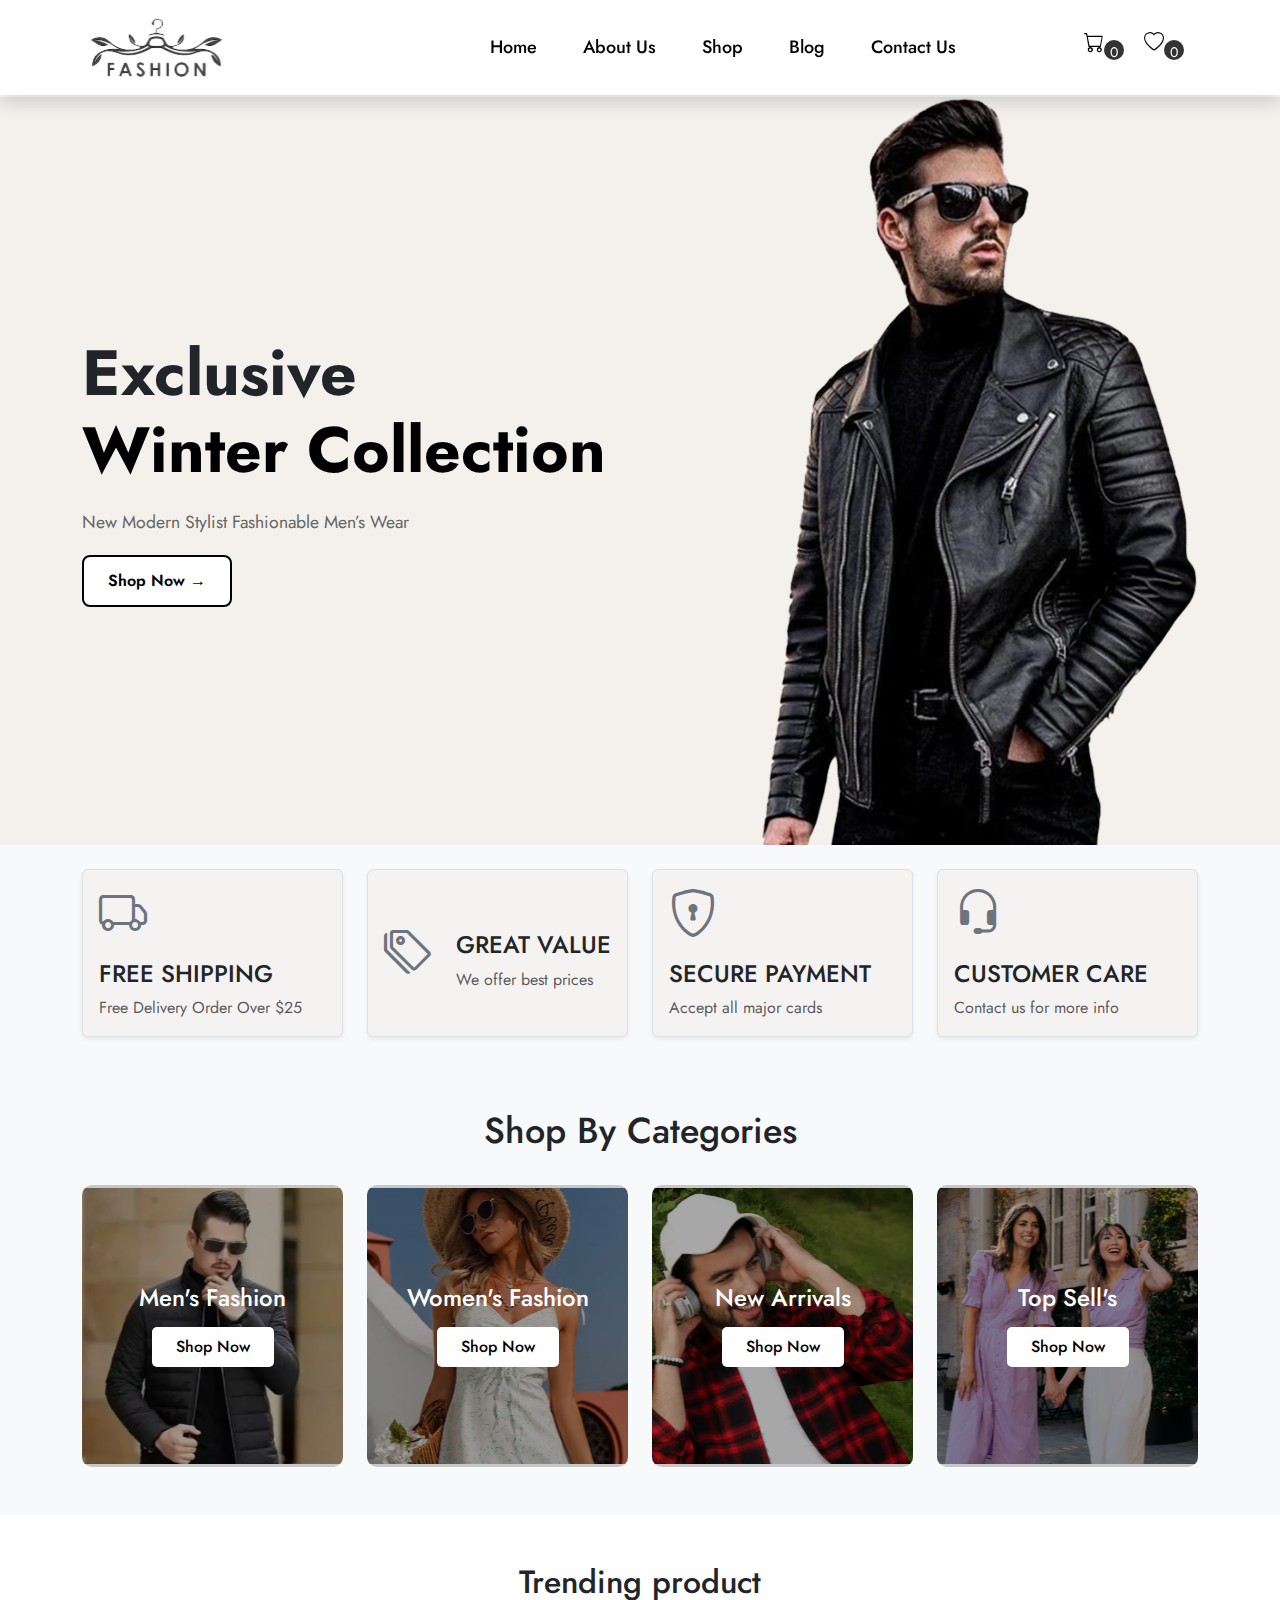
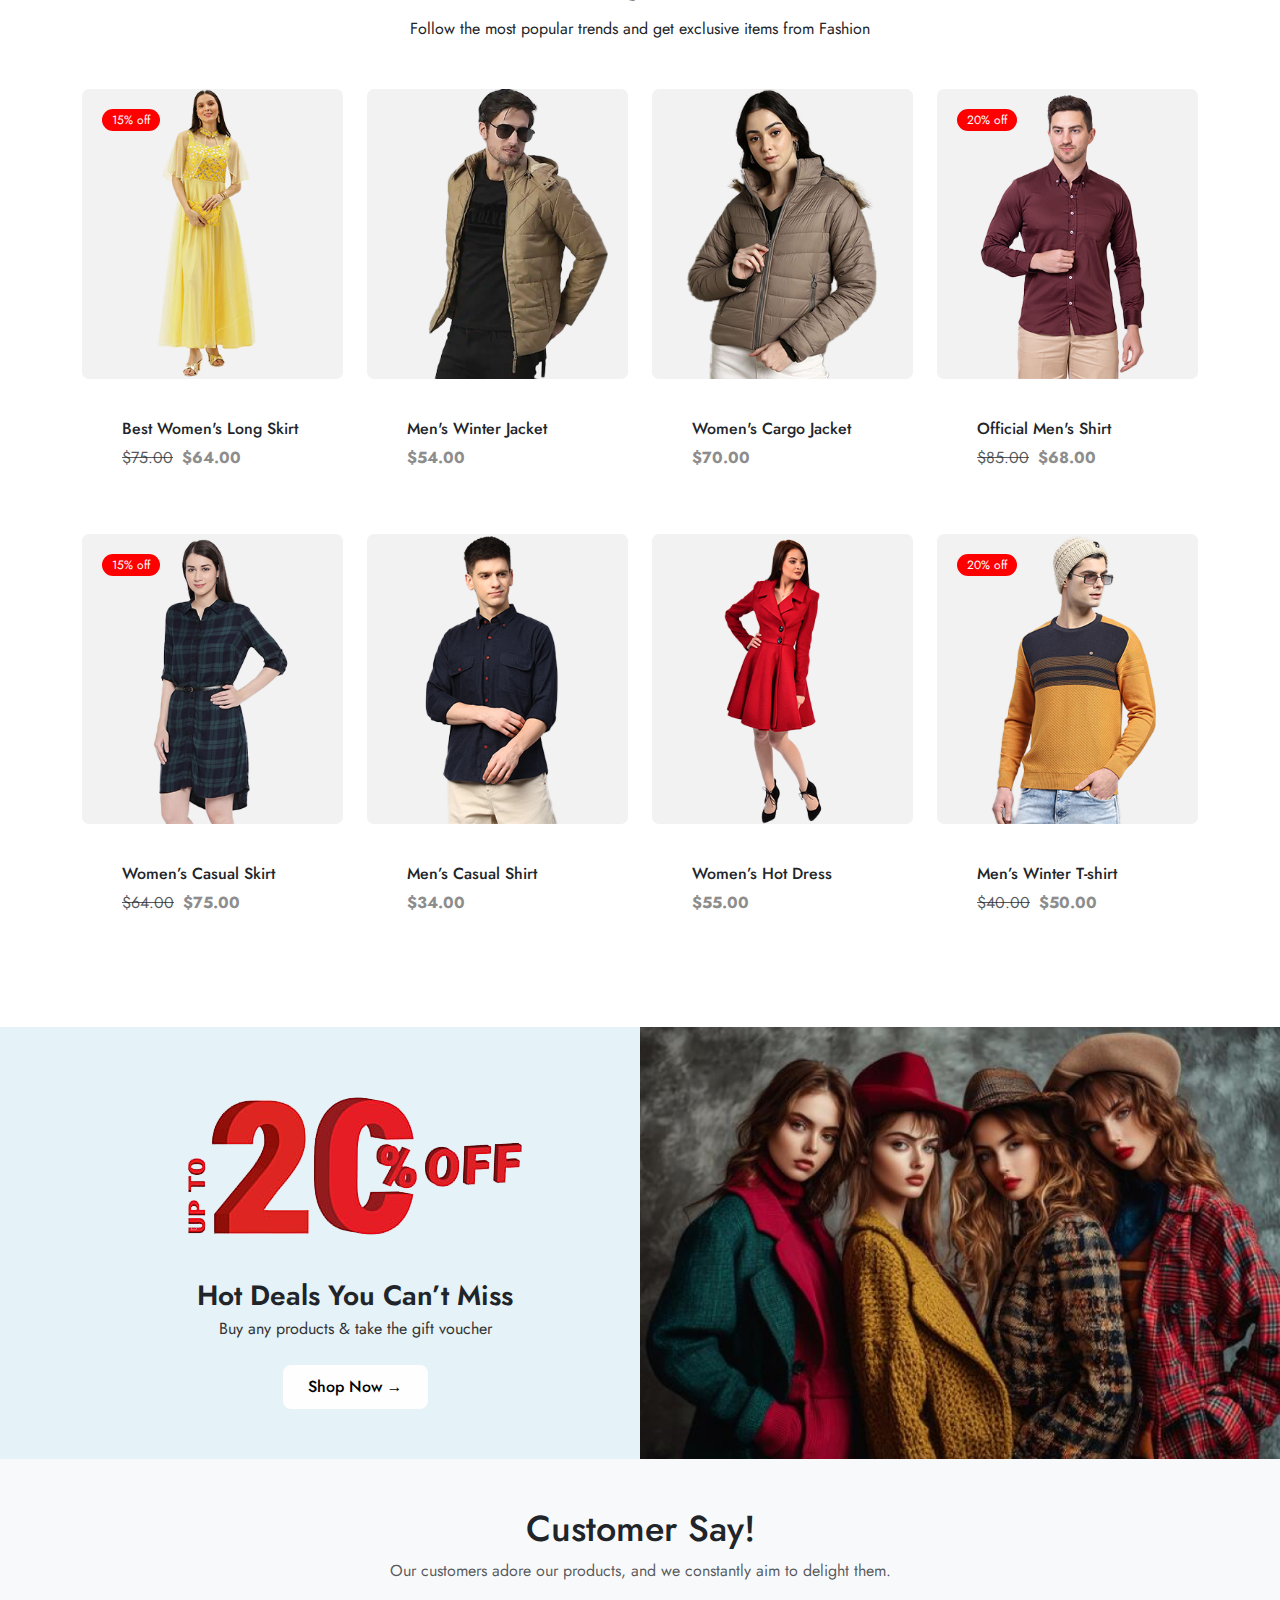
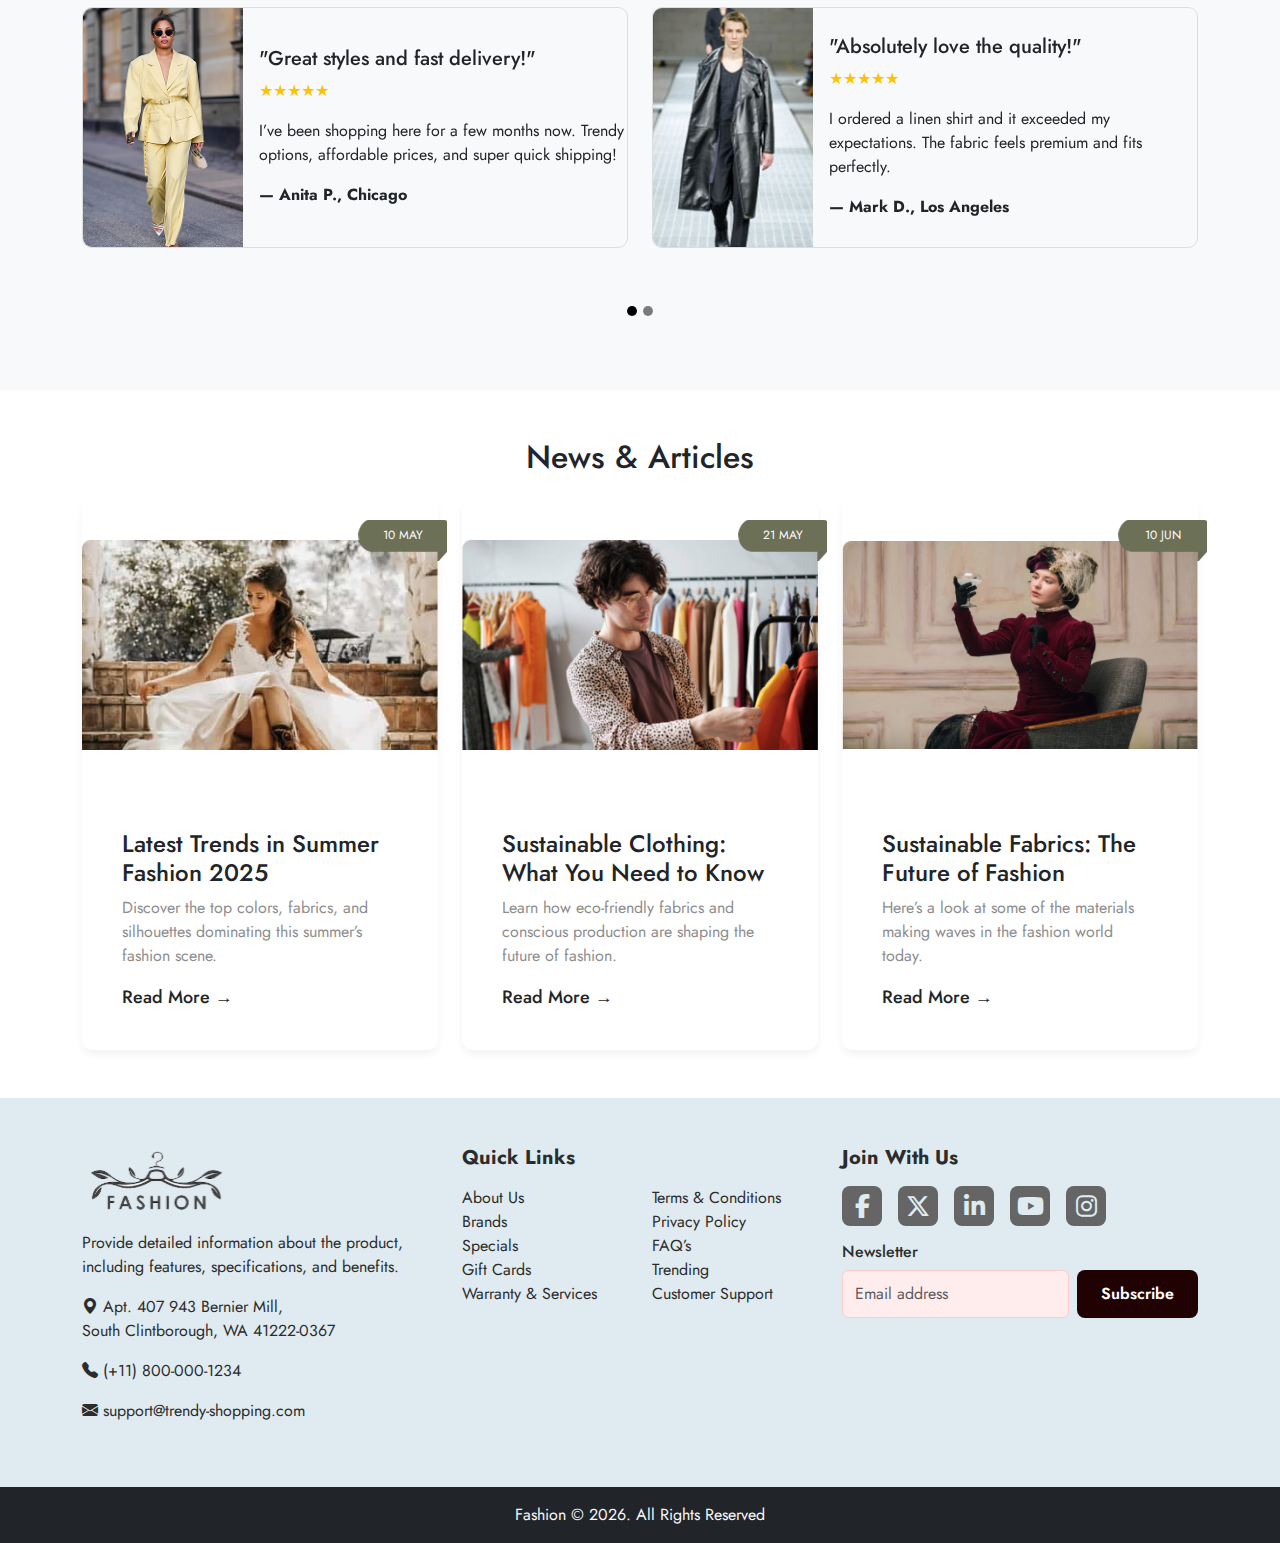
<file: index.html>
<!DOCTYPE html>
<html lang="en">
<head>
  <meta charset="UTF-8">
  <meta name="viewport" content="width=device-width, initial-scale=1">
  <link rel="icon" type="image/x-icon" href="images/favicon.png">
  <title>Online Fashion</title>
  <link href="https://cdn.jsdelivr.net/npm/bootstrap@5.3.2/dist/css/bootstrap.min.css" rel="stylesheet">
  <link rel="stylesheet" href="css/custom.css">
  <link rel="stylesheet" href="https://cdn.jsdelivr.net/npm/bootstrap-icons@1.10.5/font/bootstrap-icons.css">
  <link href="https://cdnjs.cloudflare.com/ajax/libs/font-awesome/6.5.0/css/all.min.css" rel="stylesheet">
</head>
<body>

<!-- Navbar HTML -->
<nav class="navbar navbar-expand-lg shadow">
  <div class="container position-relative">
    <a class="navbar-brand" href="#">
      <img src="images/logo.svg" alt="logo">
    </a>

    <!-- Mobile Toggle -->
    <button class="navbar-toggler" type="button" data-bs-toggle="collapse" data-bs-target="#navbarContent"
      aria-controls="navbarContent" aria-expanded="false" aria-label="Toggle navigation">
      <span class="navbar-toggler-icon"></span>
    </button>

    <!-- Wishlist/Cart Icons -->
    <div class="icons d-flex align-items-center">
      <a href="cart.html" class="topRightIcon text-decoration-none">
        <i class="bi bi-cart fs-5"></i><span id="cartCount">0</span>
      </a>
      <a href="javascript:void(0);" class="topRightIcon text-decoration-none">
        <i class="bi bi-heart fs-5"></i><span id="wishlistCount">0</span>
      </a>
    </div>

    <!-- Nav Menu -->
    <div class="collapse navbar-collapse justify-content-center" id="navbarContent">
      <ul class="navbar-nav">
        <li class="nav-item"><a class="nav-link" href="index.html">Home</a></li>
        <li class="nav-item"><a class="nav-link" href="#">About Us</a></li>
        <li class="nav-item"><a class="nav-link" href="shop.html">Shop</a></li>
        <li class="nav-item"><a class="nav-link" href="#">Blog</a></li>
        <li class="nav-item"><a class="nav-link" href="#">Contact Us</a></li>
      </ul>
    </div>
  </div>
</nav>

      <section class="hero">
        <div class="container">
          <div class="row hero-sec">
            <div class="hero-content">
              <h1>Exclusive<br><span>Winter Collection</span></h1>
              <p>New Modern Stylist Fashionable Men’s Wear</p>
              <a href="shop.html" class="btn">Shop Now →</a>
            </div>
            <div class="hero-image">
              <img src="images/men1-banner.png" alt="Winter Collection" />
            </div>
          </div>
        </div>
      </section>

      <section class="py-4 bg-light">
        <div class="container">
          <div class="row g-4">
      
            <div class="col-md-3 col-sm-6">
              <div class="p-3 border rounded shadow-sm h-100 roundBox">
                <i class="bi bi-truck display-5 text-secondary"></i>
                <div class="rdbox-content">
                  <h4 class="mt-3 fw-medium">FREE SHIPPING</h4>
                  <p class="text-muted mb-0">Free Delivery Order Over $25</p>
                </div>
              </div>
            </div>
      
            <div class="col-md-3 col-sm-6">
              <div class="p-3 border rounded shadow-sm h-100 roundBox">
                <i class="bi bi-tags display-5 text-secondary"></i>
                <div class="rdbox-content">
                  <h4 class="mt-3 fw-medium">GREAT VALUE</h4>
                  <p class="text-muted mb-0">We offer best prices</p>
                </div>
              </div>
            </div>
      
            <div class="col-md-3 col-sm-6">
              <div class="p-3 border rounded shadow-sm h-100 roundBox">
                <i class="bi bi-shield-lock display-5 text-secondary"></i>
                <div class="rdbox-content">
                  <h4 class="mt-3 fw-medium">SECURE PAYMENT</h4>
                  <p class="text-muted mb-0">Accept all major cards</p>
                </div>
              </div>
            </div>
      
            <div class="col-md-3 col-sm-6">
              <div class="p-3 border rounded shadow-sm h-100 roundBox">
                <i class="bi bi-headset display-5 text-secondary"></i>
                <div class="rdbox-content">
                  <h4 class="mt-3 fw-medium">CUSTOMER CARE</h4>
                  <p class="text-muted mb-0">Contact us for more info</p>
                </div>
              </div>
            </div>
      
          </div>
        </div>
      </section>

      <section class="py-5 bg-light">
        <div class="container">
          <h2 class="section-title">Shop By Categories</h2>
          <div class="row g-4">
      
            <div class="col-sm-6 col-lg-3">
              <div class="category-card catCard1">
                <div class="category-overlay">
                  <h5>Men's Fashion</h5>
                  <a href="shop.html" class="btn">Shop Now</a>
                </div>
              </div>
            </div>
      
            <div class="col-sm-6 col-lg-3">
              <div class="category-card catCard2">
                <div class="category-overlay">
                  <h5>Women's Fashion</h5>
                  <a href="shop.html" class="btn">Shop Now</a>
                </div>
              </div>
            </div>
      
            <div class="col-sm-6 col-lg-3">
              <div class="category-card catCard3">
                <div class="category-overlay">
                  <h5>New Arrivals</h5>
                  <a href="shop.html" class="btn">Shop Now</a>
                </div>
              </div>
            </div>
      
            <div class="col-sm-6 col-lg-3">
              <div class="category-card catCard4">
                <div class="category-overlay">
                  <h5>Top Sell's</h5>
                  <a href="shop.html" class="btn">Shop Now</a>
                </div>
              </div>
            </div>
      
          </div>
        </div>
      </section>

      <section id="productSection">
        <div class="container py-5">
          <h2 class="text-center mb-3">Trending product</h2>
          <p class="text-center mb-5">Follow the most popular trends and get exclusive items from Fashion</p>
          <div class="row" id="productContainer"></div>
        </div>
      </section>

      <section class="hot-deal-section position-relative">
        <div class="hot-deal-bg"></div>
        <div class="container position-relative">
          <div class="row align-items-center">
            <!-- Left Column: Text -->
            <div class="col-md-6 text-center deal-text">
              <img src="images/off-tag 1.svg" alt="Off Tag">
              <div class="subtext">Hot Deals You Can’t Miss</div>
              <p class="description">Buy any products & take the gift voucher</p>
              <button class="shop-now-btn" onclick="goToPage()">Shop Now →</button>
            </div>
      
            <!-- Right Column: Image -->
            <div class="col-md-6 deal-image mt-4 mt-md-0">
              <img src="images/hotDeals.jpg" alt="Hot Deals Models" class="d-block d-md-none">
            </div>
          </div>
        </div>
      </section>

      <section class="py-5 bg-light text-center testimonialSec">
        <div class="container">
          <h2 class="fw-medium">Customer Say!</h2>
          <p class="text-muted mb-4">Our customers adore our products, and we constantly aim to delight them.</p>
      
          <div id="testimonialCarousel" class="carousel slide text-start" data-bs-ride="carousel">
            <div class="carousel-inner" id="carousel-content"></div>
      
            <!-- Indicators -->
            <div class="carousel-indicators position-relative mt-4" id="carousel-indicators"></div>
          </div>
        </div>
      </section>

      <section id="articles">
        <div class="container py-5">
          <h2 class="text-center mb-4">News & Articles</h2>
          <div class="row g-4">
            
            <!-- Article 1 -->
            <div class="col-md-4">
              <div class="card card-news position-relative h-100">
                <img src="images/news1.png" class="card-img-top" alt="...">
                <div class="badge-date">10 MAY</div>
                <div class="card-body">
                  <h4 class="card-title">Latest Trends in Summer Fashion 2025</h4>
                  <p class="card-text">
                    Discover the top colors, fabrics, and silhouettes dominating this summer’s fashion scene.
                  </p>
                  <a href="#" class="read-more">Read More <span>&rarr;</span></a>
                </div>
              </div>
            </div>
        
            <!-- Article 2 -->
            <div class="col-md-4">
              <div class="card card-news position-relative h-100">
                <img src="images/news2.png" class="card-img-top" alt="...">
                <div class="badge-date">21 MAY</div>
                <div class="card-body">
                  <h4 class="card-title">Sustainable Clothing: What You Need to Know</h4>
                  <p class="card-text">
                    Learn how eco-friendly fabrics and conscious production are shaping the future of fashion.
                  </p>
                  <a href="#" class="read-more">Read More <span>&rarr;</span></a>
                </div>
              </div>
            </div>
        
            <!-- Article 3 -->
            <div class="col-md-4">
              <div class="card card-news position-relative h-100">
                <img src="images/news3.png" class="card-img-top" alt="...">
                <div class="badge-date">10 JUN</div>
                <div class="card-body">
                  <h4 class="card-title">Sustainable Fabrics: The Future of Fashion</h4>
                  <p class="card-text">
                    Here’s a look at some of the materials making waves in the fashion world today.
                  </p>
                  <a href="#" class="read-more">Read More <span>&rarr;</span></a>
                </div>
              </div>
            </div>
        
          </div>
        </div>
      </section>

      <footer class="footer">
        <div class="container">
          <div class="row gy-4">
      
            <!-- Logo + Contact Info -->
            <div class="col-md-4">
              <img src="images/logo.svg" alt="Logo" class="mb-3">
              <p>Provide detailed information about the product, including features, specifications, and benefits.</p>
              <p><i class="bi bi-geo-alt-fill"></i> Apt. 407 943 Bernier Mill,<br>South Clintborough, WA 41222-0367</p>
              <p><i class="bi bi-telephone-fill"></i> (+11) 800-000-1234</p>
              <p><i class="bi bi-envelope-fill"></i> support@trendy-shopping.com</p>
            </div>
      
            <!-- Quick Links -->
            <div class="col-md-4">
              <div class="row">
                <div class="col-6">
                  <h5 class="footer-title">Quick Links</h5>
                  <ul class="list-unstyled">
                    <li><a href="#">About Us</a></li>
                    <li><a href="#">Brands</a></li>
                    <li><a href="#">Specials</a></li>
                    <li><a href="#">Gift Cards</a></li>
                    <li><a href="#">Warranty & Services</a></li>
                  </ul>
                </div>
                <div class="col-6">
                  <h5 class="footer-title">&nbsp;</h5>
                  <ul class="list-unstyled">
                    <li><a href="#">Terms & Conditions</a></li>
                    <li><a href="#">Privacy Policy</a></li>
                    <li><a href="#">FAQ’s</a></li>
                    <li><a href="#">Trending</a></li>
                    <li><a href="#">Customer Support</a></li>
                  </ul>
                </div>
              </div>
            </div>
      
            <!-- Social & Newsletter -->
            <div class="col-md-4">
              <h5 class="footer-title">Join With Us</h5>
              <div class="mb-3">
                <div class="d-flex justify-content-start">
                  <a href="#" class="social-icon"><i class="fab fa-facebook-f"></i></a>
                  <a href="#" class="social-icon"><i class="fab fa-x-twitter"></i></a>
                  <a href="#" class="social-icon"><i class="fab fa-linkedin-in"></i></a>
                  <a href="#" class="social-icon"><i class="fab fa-youtube"></i></a>
                  <a href="#" class="social-icon"><i class="fab fa-instagram"></i></a>
                </div>
              </div>
              <h6>Newsletter</h6>
              <form class="d-flex">
                <input type="email" class="form-control me-2" placeholder="Email address">
                <button type="submit" class="btn btn-subscribe">Subscribe</button>
              </form>
            </div>
      
          </div>
        </div>
      </footer>

      <section class="endFooter text-center bg-dark text-white py-3">
        <div class="container">
          <p class="text-light m-0">
            Fashion &copy; <span id="year"></span>. All Rights Reserved
          </p>
        </div>
      </section>

    <script src="https://cdn.jsdelivr.net/npm/bootstrap@5.3.2/dist/js/bootstrap.bundle.min.js"></script>
    <script src="js/productJson.js"></script> <!-- Only if needed -->
    <script src="js/testimonial.js"></script>
    
    
  <script>
    document.getElementById("year").textContent = new Date().getFullYear();
  </script>
  <script>
    document.querySelectorAll('.navbar-nav .nav-link').forEach(link => {
      link.addEventListener('click', () => {
        const navbarToggler = document.querySelector('.navbar-toggler');
        const navbarCollapse = document.querySelector('#navbarContent');
  
        if (window.innerWidth < 992 && navbarCollapse.classList.contains('show')) {
          navbarToggler.click(); // Collapse the navbar
        }
      });
    });
  </script>
  
  <script>
    document.addEventListener("DOMContentLoaded", () => {
      setTimeout(() => {
        const productCards = document.querySelectorAll("#productContainer .col-md-3");
        if (productCards.length > 8) {
          productCards.forEach((card, index) => {
            if (index >= 8) card.remove();
          });
        }
      }, 300); // Delay slightly to wait for product rendering
    });
  </script>
  <script>
    function goToPage() {
      window.location.href = '/shop'; 
    }
  </script>
  
</body>
</html>
</file>
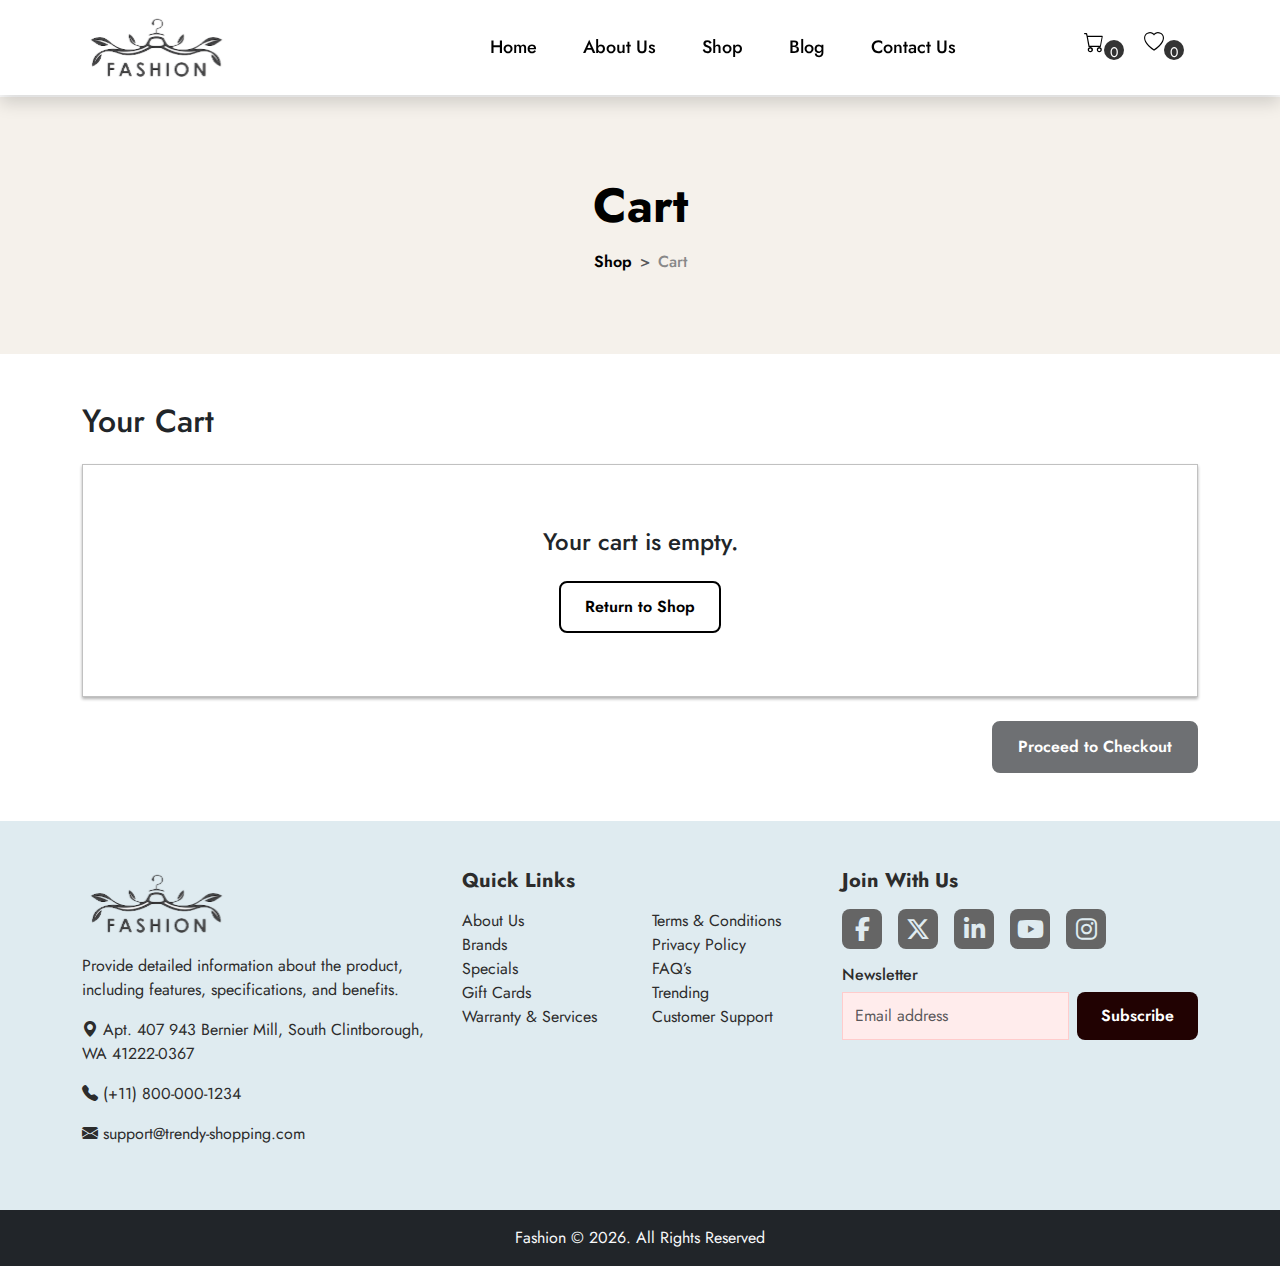
<file: cart.html>
<!DOCTYPE html>
<html lang="en">
<head>
  <meta charset="UTF-8" />
  <meta name="viewport" content="width=device-width, initial-scale=1.0"/>
  <link rel="icon" type="image/x-icon" href="images/favicon.png">
  <title>Online Fashion</title>
  <link rel="stylesheet" href="https://cdn.jsdelivr.net/npm/bootstrap-icons@1.10.5/font/bootstrap-icons.css">
  <link href="https://cdn.jsdelivr.net/npm/bootstrap@5.3.2/dist/css/bootstrap.min.css" rel="stylesheet">
  <link rel="stylesheet" href="css/custom.css">
  <link rel="stylesheet" href="css/checkout.css">
  <link href="https://cdnjs.cloudflare.com/ajax/libs/font-awesome/6.5.0/css/all.min.css" rel="stylesheet">
</head>
<body>

<!-- Navbar -->
<nav class="navbar navbar-expand-lg shadow">
  <div class="container position-relative">
    <a class="navbar-brand" href="#">
      <img src="images/logo.svg" alt="logo">
    </a>
    <button class="navbar-toggler" type="button" data-bs-toggle="collapse" data-bs-target="#navbarContent">
      <span class="navbar-toggler-icon"></span>
    </button>
    <div class="icons d-flex align-items-center">
      <a href="cart.html" class="topRightIcon text-decoration-none">
        <i class="bi bi-cart fs-5"></i><span id="cartCount">0</span>
      </a>
      <a href="wishlist.html" class="topRightIcon text-decoration-none">
        <i class="bi bi-heart fs-5"></i><span id="wishlistCount">0</span>
      </a>
    </div>
    <div class="collapse navbar-collapse justify-content-center" id="navbarContent">
      <ul class="navbar-nav">
        <li class="nav-item"><a class="nav-link" href="index.html">Home</a></li>
        <li class="nav-item"><a class="nav-link" href="#">About Us</a></li>
        <li class="nav-item"><a class="nav-link" href="shop.html">Shop</a></li>
        <li class="nav-item"><a class="nav-link" href="#">Blog</a></li>
        <li class="nav-item"><a class="nav-link" href="#">Contact Us</a></li>
      </ul>
    </div>
  </div>
</nav>

<!-- Hero Section -->
<section class="inner-hero d-flex align-items-center text-center">
  <div class="container">
    <h1 class="page-title">Cart</h1>
    <nav aria-label="breadcrumb">
      <ol class="breadcrumb justify-content-center">
        <li class="breadcrumb-item"><a href="shop.html">Shop</a></li>
        <li class="breadcrumb-item active" aria-current="page">Cart</li>
      </ol>
    </nav>
  </div>
</section>

<!-- Cart Section -->
<div class="container my-5">
  <h2 class="mb-4">Your Cart</h2>
  <div id="cartContainer" class="mt-4"></div>
  <div id="cartTotal" class="text-end mt-4 fs-5 fw-bold"></div>
  <div class="text-end mt-4">
    <a href="checkout.html" class="btn btn-dark" id="checkoutBtn">Proceed to Checkout</a>
  </div>
</div>

<!-- Footer -->
<footer class="footer">
  <div class="container">
    <div class="row gy-4">
      <div class="col-md-4">
        <img src="images/logo.svg" alt="Logo" class="mb-3">
        <p>Provide detailed information about the product, including features, specifications, and benefits.</p>
        <p><i class="bi bi-geo-alt-fill"></i> Apt. 407 943 Bernier Mill, South Clintborough, WA 41222-0367</p>
        <p><i class="bi bi-telephone-fill"></i> (+11) 800-000-1234</p>
        <p><i class="bi bi-envelope-fill"></i> support@trendy-shopping.com</p>
      </div>
      <div class="col-md-4">
        <div class="row">
          <div class="col-6">
            <h5 class="footer-title">Quick Links</h5>
            <ul class="list-unstyled">
              <li><a href="#">About Us</a></li>
              <li><a href="#">Brands</a></li>
              <li><a href="#">Specials</a></li>
              <li><a href="#">Gift Cards</a></li>
              <li><a href="#">Warranty & Services</a></li>
            </ul>
          </div>
          <div class="col-6">
            <h5 class="footer-title">&nbsp;</h5>
            <ul class="list-unstyled">
              <li><a href="#">Terms & Conditions</a></li>
              <li><a href="#">Privacy Policy</a></li>
              <li><a href="#">FAQ’s</a></li>
              <li><a href="#">Trending</a></li>
              <li><a href="#">Customer Support</a></li>
            </ul>
          </div>
        </div>
      </div>
      <div class="col-md-4">
        <h5 class="footer-title">Join With Us</h5>
        <div class="mb-3">
            <div class="d-flex justify-content-start">
              <a href="#" class="social-icon"><i class="fab fa-facebook-f"></i></a>
              <a href="#" class="social-icon"><i class="fab fa-x-twitter"></i></a>
              <a href="#" class="social-icon"><i class="fab fa-linkedin-in"></i></a>
              <a href="#" class="social-icon"><i class="fab fa-youtube"></i></a>
              <a href="#" class="social-icon"><i class="fab fa-instagram"></i></a>
            </div>
          </div>
        <h6>Newsletter</h6>
        <form class="d-flex">
          <input type="email" class="form-control me-2" placeholder="Email address">
          <button type="submit" class="btn btn-subscribe">Subscribe</button>
        </form>
      </div>
    </div>
  </div>
</footer>

<section class="endFooter text-center bg-dark text-white py-3">
  <div class="container">
    <p class="text-light m-0">Fashion &copy; <span id="year"></span>. All Rights Reserved</p>
  </div>
</section>

<!-- Scripts -->
<script>
  const products = [
    { id: 1, title: "Best Women's Long Skirt", price: 64, originalPrice: 75, discount: "15%", img: "images/w1.png" },
    { id: 2, title: "Men's Winter Jacket", price: 54, discount: null, img: "images/m1.png" },
    { id: 3, title: "Women's Cargo Jacket", price: 70, discount: null, img: "images/w4.png" },
    { id: 4, title: "Official Men's Shirt", price: 68, originalPrice: 85, discount: "20%", img: "images/m2.png" },
    { id: 5, title: "Women’s Casual Skirt", price: 75, originalPrice: 64, discount: "15%", img: "images/w2.png" },
    { id: 6, title: "Men’s Casual Shirt", price: 34, discount: null, img: "images/m3.png" },
    { id: 7, title: "Women’s Hot Dress", price: 55, discount: null, img: "images/w3.png" },
    { id: 8, title: "Men’s Winter T-shirt", price: 50, originalPrice: 40, discount: "20%", img: "images/m4.png" },
    { id: 9, title: "Men-Women Combo", price: 102, originalPrice: 120, discount: "15%", img: "images/men-women-combo.png" },
    { id: 10, title: "Men’s Traditional", price: 44, discount: null, img: "images/men-ethnic1.png" },
    { id: 11, title: "Women’s Traditiona", price: 60, discount: null, img: "images/women-traditional1.png" },
    { id: 12, title: "Men’s Party Wear", price: 92, originalPrice: 115, discount: "20%", img: "images/men-party1.png" }
  ];

  let cart = JSON.parse(localStorage.getItem("cart")) || [];
  let quantities = JSON.parse(localStorage.getItem("cartQuantities")) || {};

  function saveCart() {
    localStorage.setItem("cart", JSON.stringify(cart));
    localStorage.setItem("cartQuantities", JSON.stringify(quantities));
  }

  function updateCartCountDisplay() {
    let totalQty = 0;
    for (let id of cart) {
      totalQty += quantities[id] || 1;
    }
    document.getElementById("cartCount").textContent = totalQty;
  }

  function updateCartUI() {
    const container = document.getElementById('cartContainer');
    const totalEl = document.getElementById('cartTotal');
    const checkoutBtn = document.getElementById('checkoutBtn');
    container.innerHTML = '';
    let total = 0;

    if (cart.length === 0) {
      container.innerHTML = `
        <div class="text-center my-5">
          <h4>Your cart is empty.</h4>
          <a href="shop.html" class="btn btn-primary mt-3">Return to Shop</a>
        </div>
      `;
      totalEl.textContent = '';
      checkoutBtn.classList.add('disabled');
      checkoutBtn.setAttribute('aria-disabled', 'true');
      updateCartCountDisplay();
      return;
    }

    cart.forEach(id => {
      const product = products.find(p => p.id === id);
      const qty = quantities[id] || 1;
      const itemTotal = qty * product.price;
      total += itemTotal;

      const row = document.createElement('div');
      row.className = 'row align-items-center';

      row.innerHTML = `
        <div class="col-1 text-center">
          <span class="remove-btn" onclick="removeFromCart(${id})"><i class="bi bi-x-lg"></i></span>
        </div>
        <div class="col-2 d-none d-md-block text-center">
          <img src="${product.img}" class="cart-item-img" alt="${product.title}">
        </div>
        <div class="col-3">
          <h6>${product.title}</h6>
        </div>
        <div class="col-2">
            ${product.originalPrice ? `<del class="text-muted me-1">$${product.originalPrice.toFixed(2)}</del>` : ''}
          <strong>$${product.price.toFixed(2)}</strong>
        </div>
        <div class="col-3 col-sm-4 col-md-2">
          <div class="input-group">
            <button class="btn btn-outline-secondary qty-btn" onclick="changeQty(${id}, -1)">-</button>
            <input type="text" class="form-control text-center qtyField" value="${qty}" readonly>
            <button class="btn btn-outline-secondary qty-btn" onclick="changeQty(${id}, 1)">+</button>
          </div>
        </div>
        <div class="col-2 col-md-2 text-end">
          <strong>$${itemTotal.toFixed(2)}</strong>
        </div>
        
      `;
      container.appendChild(row);
    });

    totalEl.textContent = `Total: $${total.toFixed(2)}`;
    checkoutBtn.classList.remove('disabled');
    checkoutBtn.removeAttribute('aria-disabled');
    updateCartCountDisplay();
  }

  function changeQty(id, delta) {
    quantities[id] = (quantities[id] || 1) + delta;
    if (quantities[id] <= 0) {
      removeFromCart(id);
    } else {
      saveCart();
      updateCartUI();
    }
  }

  function removeFromCart(id) {
    cart = cart.filter(itemId => itemId !== id);
    delete quantities[id];
    saveCart();
    updateCartUI();
  }

  document.addEventListener("DOMContentLoaded", function () {
    const wishlistItems = JSON.parse(localStorage.getItem("wishlist")) || [];
    document.getElementById("wishlistCount").textContent = wishlistItems.length;
    updateCartUI();
  });
</script>

<script src="https://cdn.jsdelivr.net/npm/bootstrap@5.3.2/dist/js/bootstrap.bundle.min.js"></script>
<script>
    document.getElementById("year").textContent = new Date().getFullYear();
  </script>

</body>
</html>
</file>
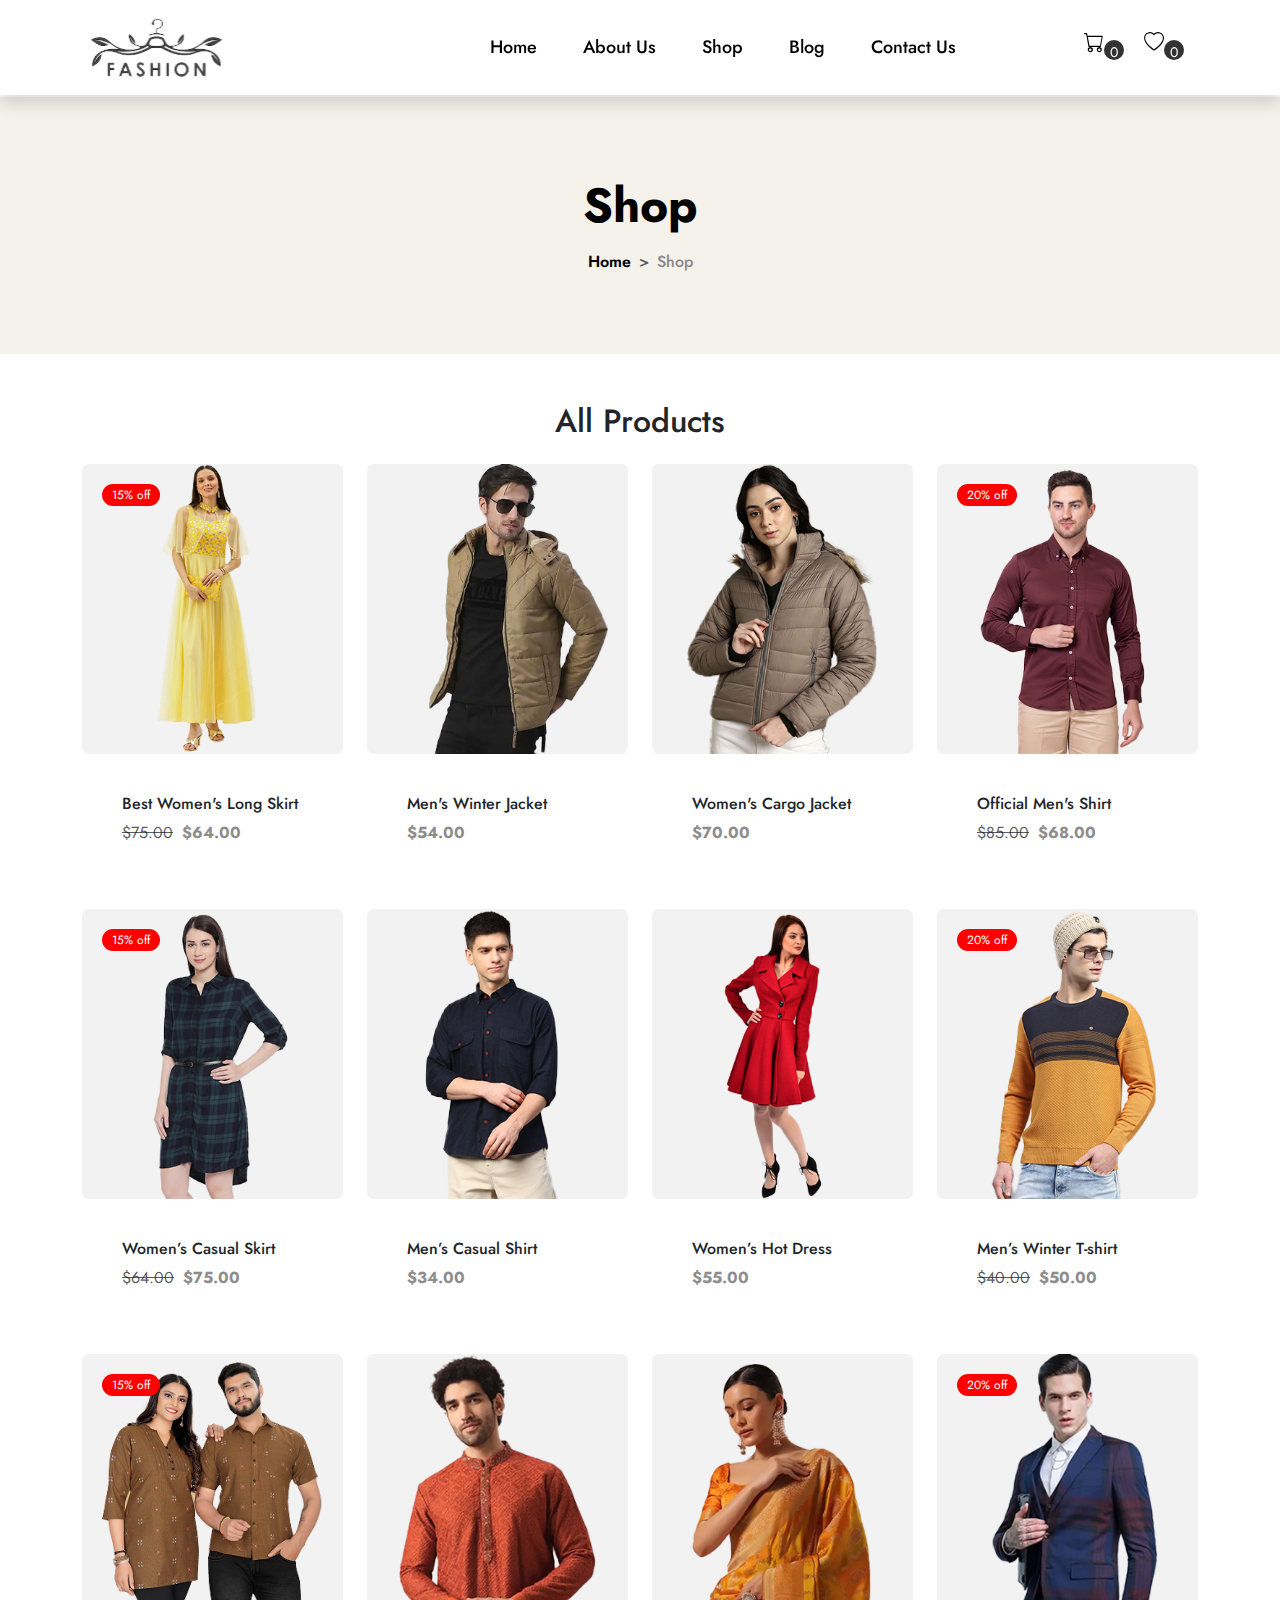
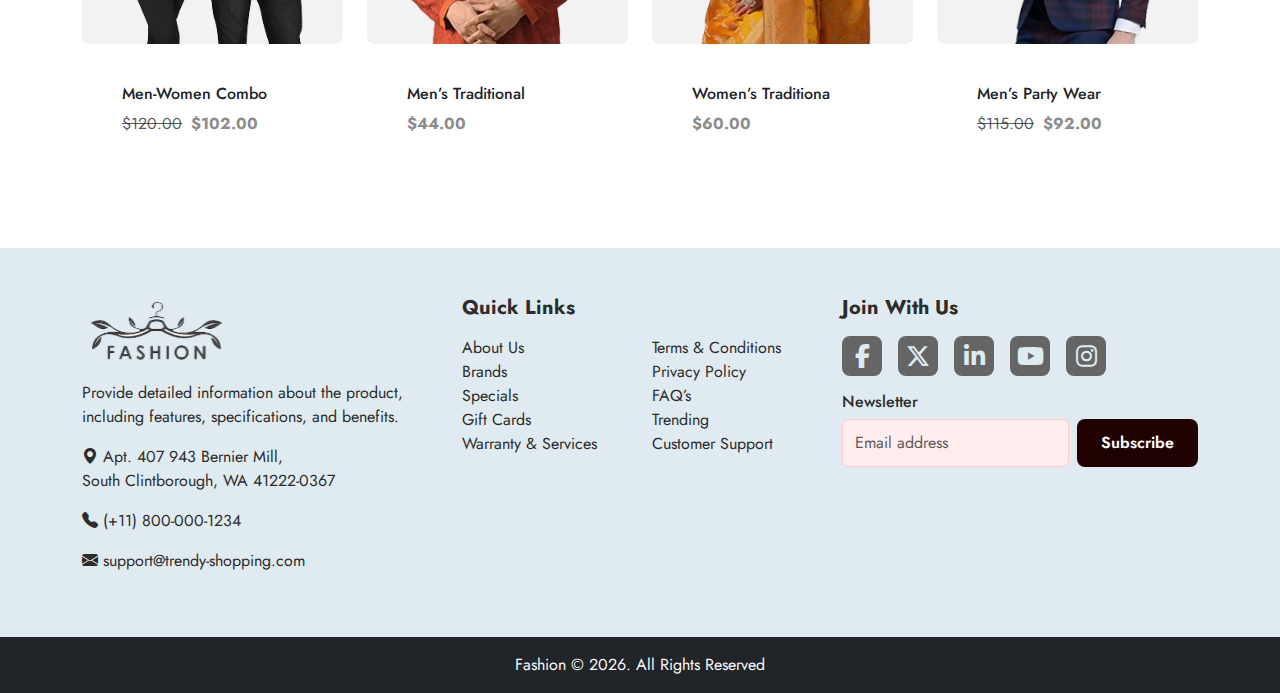
<file: shop.html>
<!DOCTYPE html>
<html lang="en">
<head>
  <meta charset="UTF-8" />
  <meta name="viewport" content="width=device-width, initial-scale=1" />
  <link rel="icon" type="image/x-icon" href="images/favicon.png">
  <title>Online Fashion</title>
  <link href="https://cdn.jsdelivr.net/npm/bootstrap@5.3.2/dist/css/bootstrap.min.css" rel="stylesheet">
  <link rel="stylesheet" href="css/custom.css">
  <link rel="stylesheet" href="https://cdn.jsdelivr.net/npm/bootstrap-icons@1.10.5/font/bootstrap-icons.css">
  <link href="https://cdnjs.cloudflare.com/ajax/libs/font-awesome/6.5.0/css/all.min.css" rel="stylesheet">
</head>
<body>
  <!-- Navbar (reuse from index.html) -->
  <nav class="navbar navbar-expand-lg shadow">
    <div class="container position-relative">
      <a class="navbar-brand" href="#">
        <img src="images/logo.svg" alt="logo">
      </a>
  
      <!-- Mobile Toggle -->
      <button class="navbar-toggler" type="button" data-bs-toggle="collapse" data-bs-target="#navbarContent"
        aria-controls="navbarContent" aria-expanded="false" aria-label="Toggle navigation">
        <span class="navbar-toggler-icon"></span>
      </button>
  
      <!-- Wishlist/Cart Icons -->
      <div class="icons d-flex align-items-center">
        <a href="cart.html" class="topRightIcon text-decoration-none">
          <i class="bi bi-cart fs-5"></i><span id="cartCount">0</span>
        </a>
        <a href="javascript:void(0);" class="topRightIcon text-decoration-none">
          <i class="bi bi-heart fs-5"></i><span id="wishlistCount">0</span>
        </a>
      </div>
  
      <!-- Nav Menu -->
      <div class="collapse navbar-collapse justify-content-center" id="navbarContent">
        <ul class="navbar-nav">
            <li class="nav-item"><a class="nav-link" href="index.html">Home</a></li>
            <li class="nav-item"><a class="nav-link" href="#">About Us</a></li>
            <li class="nav-item"><a class="nav-link" href="shop.html">Shop</a></li>
            <li class="nav-item"><a class="nav-link" href="#">Blog</a></li>
            <li class="nav-item"><a class="nav-link" href="#">Contact Us</a></li>
          </ul>
      </div>
    </div>
  </nav>
  
    <!-- Inner Page Hero Section -->
    <section class="inner-hero d-flex align-items-center text-center">
        <div class="container">
        <h1 class="page-title">Shop</h1>
        <nav aria-label="breadcrumb">
            <ol class="breadcrumb justify-content-center">
            <li class="breadcrumb-item"><a href="index.html">Home</a></li>
            <li class="breadcrumb-item active" aria-current="page">Shop</li>
            </ol>
        </nav>
        </div>
    </section>

  <!-- Product Section -->
  <section class="py-5">
    <div class="container">
      <h2 class="text-center mb-4">All Products</h2>
      <div class="row" id="productContainer"></div>
    </div>
  </section>

  <footer class="footer">
    <div class="container">
      <div class="row gy-4">
  
        <!-- Logo + Contact Info -->
        <div class="col-md-4">
          <img src="images/logo.svg" alt="Logo" class="mb-3">
          <p>Provide detailed information about the product, including features, specifications, and benefits.</p>
          <p><i class="bi bi-geo-alt-fill"></i> Apt. 407 943 Bernier Mill,<br>South Clintborough, WA 41222-0367</p>
          <p><i class="bi bi-telephone-fill"></i> (+11) 800-000-1234</p>
          <p><i class="bi bi-envelope-fill"></i> support@trendy-shopping.com</p>
        </div>
  
        <!-- Quick Links -->
        <div class="col-md-4">
          <div class="row">
            <div class="col-6">
              <h5 class="footer-title">Quick Links</h5>
              <ul class="list-unstyled">
                <li><a href="#">About Us</a></li>
                <li><a href="#">Brands</a></li>
                <li><a href="#">Specials</a></li>
                <li><a href="#">Gift Cards</a></li>
                <li><a href="#">Warranty & Services</a></li>
              </ul>
            </div>
            <div class="col-6">
              <h5 class="footer-title">&nbsp;</h5>
              <ul class="list-unstyled">
                <li><a href="#">Terms & Conditions</a></li>
                <li><a href="#">Privacy Policy</a></li>
                <li><a href="#">FAQ’s</a></li>
                <li><a href="#">Trending</a></li>
                <li><a href="#">Customer Support</a></li>
              </ul>
            </div>
          </div>
        </div>
  
        <!-- Social & Newsletter -->
        <div class="col-md-4">
          <h5 class="footer-title">Join With Us</h5>
          <div class="mb-3">
            <div class="d-flex justify-content-start">
              <a href="#" class="social-icon"><i class="fab fa-facebook-f"></i></a>
              <a href="#" class="social-icon"><i class="fab fa-x-twitter"></i></a>
              <a href="#" class="social-icon"><i class="fab fa-linkedin-in"></i></a>
              <a href="#" class="social-icon"><i class="fab fa-youtube"></i></a>
              <a href="#" class="social-icon"><i class="fab fa-instagram"></i></a>
            </div>
          </div>
          <h6>Newsletter</h6>
          <form class="d-flex">
            <input type="email" class="form-control me-2" placeholder="Email address">
            <button type="submit" class="btn btn-subscribe">Subscribe</button>
          </form>
        </div>
  
      </div>
    </div>
  </footer>

  <section class="endFooter text-center bg-dark text-white py-3">
    <div class="container">
      <p class="text-light m-0">
        Fashion &copy; <span id="year"></span>. All Rights Reserved
      </p>
    </div>
  </section>

  <!-- Scripts -->
  <script src="https://cdn.jsdelivr.net/npm/bootstrap@5.3.2/dist/js/bootstrap.bundle.min.js"></script>
  <script src="js/productJson.js"></script>
  <script>
    document.getElementById("year").textContent = new Date().getFullYear();
  </script>
  <script>
    document.querySelectorAll('.navbar-nav .nav-link').forEach(link => {
      link.addEventListener('click', () => {
        const navbarToggler = document.querySelector('.navbar-toggler');
        const navbarCollapse = document.querySelector('#navbarContent');
  
        if (window.innerWidth < 992 && navbarCollapse.classList.contains('show')) {
          navbarToggler.click(); // Collapse the navbar
        }
      });
    });
  </script>
  
</body>
</html>
</file>
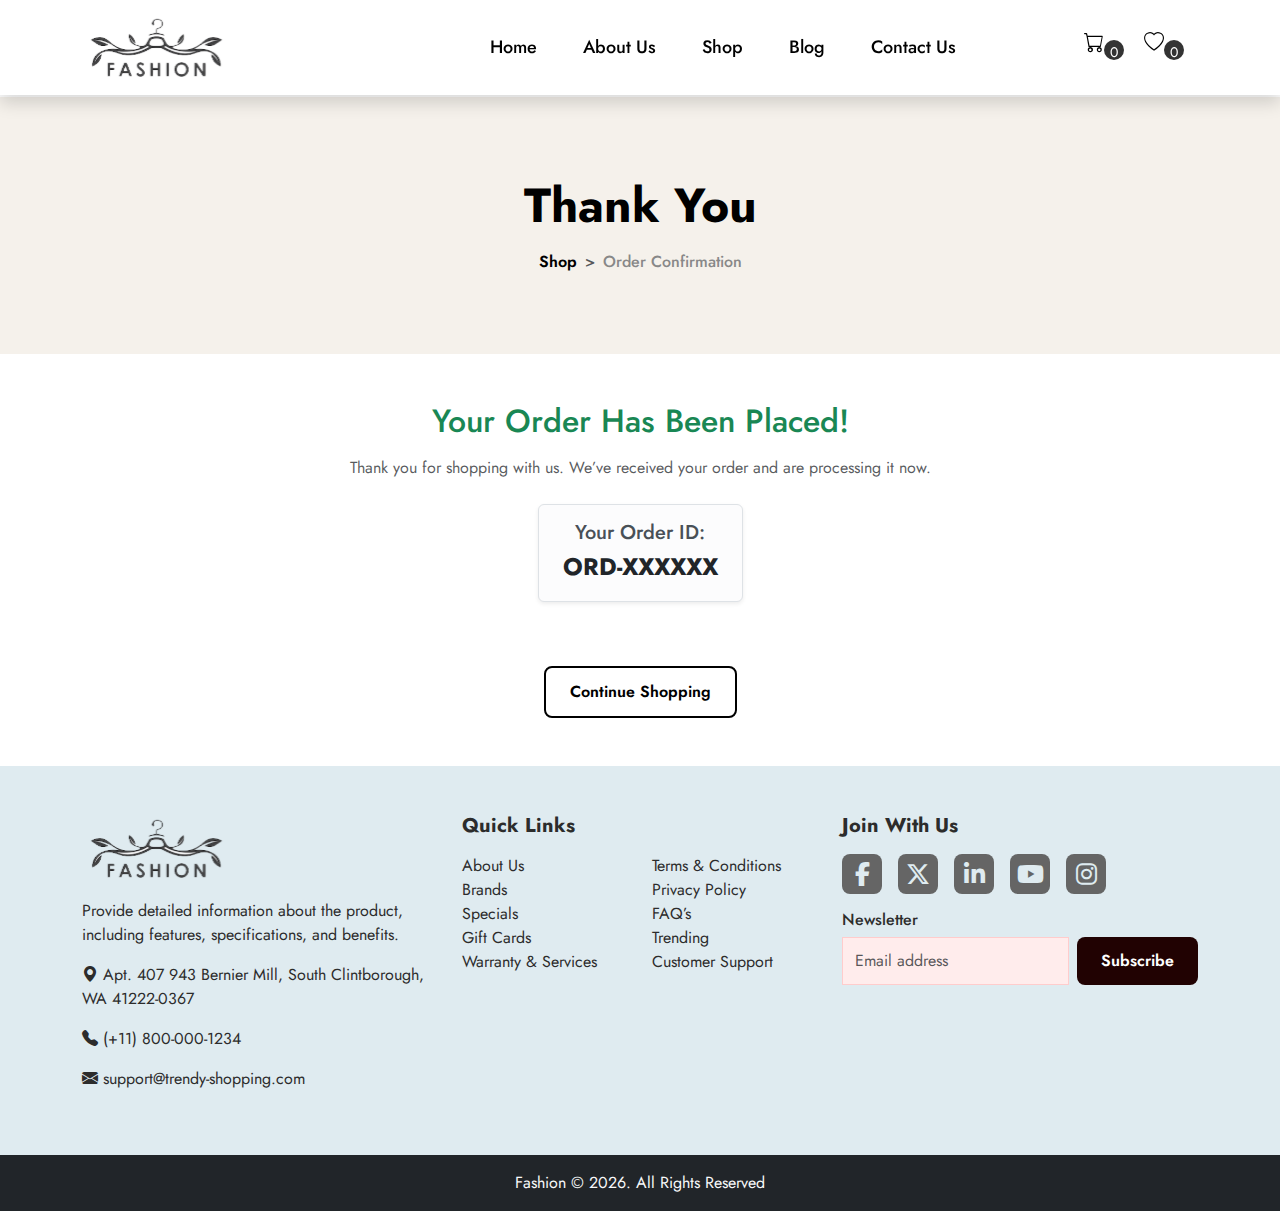
<file: thankyou.html>
<!DOCTYPE html>
<html lang="en">
<head>
  <meta charset="UTF-8" />
  <meta name="viewport" content="width=device-width, initial-scale=1.0"/>
  <link rel="icon" type="image/x-icon" href="images/favicon.png">
  <title>Online Fashion</title>
  <link rel="stylesheet" href="https://cdn.jsdelivr.net/npm/bootstrap-icons@1.10.5/font/bootstrap-icons.css">
  <link href="https://cdn.jsdelivr.net/npm/bootstrap@5.3.2/dist/css/bootstrap.min.css" rel="stylesheet">
  <link rel="stylesheet" href="css/custom.css">
  <link rel="stylesheet" href="css/checkout.css">
  <link href="https://cdnjs.cloudflare.com/ajax/libs/font-awesome/6.5.0/css/all.min.css" rel="stylesheet">
</head>
<body>

<!-- Navbar -->
<nav class="navbar navbar-expand-lg shadow">
  <div class="container position-relative">
    <a class="navbar-brand" href="#">
      <img src="images/logo.svg" alt="logo">
    </a>
    <button class="navbar-toggler" type="button" data-bs-toggle="collapse" data-bs-target="#navbarContent">
      <span class="navbar-toggler-icon"></span>
    </button>
    <div class="icons d-flex align-items-center">
      <a href="cart.html" class="topRightIcon text-decoration-none">
        <i class="bi bi-cart fs-5"></i><span id="cartCount">0</span>
      </a>
      <a href="wishlist.html" class="topRightIcon text-decoration-none">
        <i class="bi bi-heart fs-5"></i><span id="wishlistCount">0</span>
      </a>
    </div>
    <div class="collapse navbar-collapse justify-content-center" id="navbarContent">
      <ul class="navbar-nav">
        <li class="nav-item"><a class="nav-link" href="index.html">Home</a></li>
        <li class="nav-item"><a class="nav-link" href="#">About Us</a></li>
        <li class="nav-item"><a class="nav-link" href="shop.html">Shop</a></li>
        <li class="nav-item"><a class="nav-link" href="#">Blog</a></li>
        <li class="nav-item"><a class="nav-link" href="#">Contact Us</a></li>
      </ul>
    </div>
  </div>
</nav>

<!-- Hero Section -->
<section class="inner-hero d-flex align-items-center text-center">
  <div class="container">
    <h1 class="page-title">Thank You</h1>
    <nav aria-label="breadcrumb">
      <ol class="breadcrumb justify-content-center">
        <li class="breadcrumb-item"><a href="shop.html">Shop</a></li>
        <li class="breadcrumb-item active" aria-current="page">Order Confirmation</li>
      </ol>
    </nav>
  </div>
</section>

<!-- Main Content -->
<div class="container my-5 text-center">
  <h2 class="mb-3 text-success">Your Order Has Been Placed!</h2>
  <p class="mb-4 text-muted">Thank you for shopping with us. We’ve received your order and are processing it now.</p>
  <div class="alert alert-light border shadow-sm d-inline-block px-4 py-3">
    <h5 class="mb-1">Your Order ID:</h5>
    <strong id="orderIdDisplay" class="fs-4 text-dark">ORD-XXXXXX</strong>
  </div>
  <br><br>
  <a href="shop.html" class="btn btn-outline-dark mt-4">Continue Shopping</a>
</div>

<!-- Footer -->
<footer class="footer">
  <div class="container">
    <div class="row gy-4">
      <div class="col-md-4">
        <img src="images/logo.svg" alt="Logo" class="mb-3">
        <p>Provide detailed information about the product, including features, specifications, and benefits.</p>
        <p><i class="bi bi-geo-alt-fill"></i> Apt. 407 943 Bernier Mill, South Clintborough, WA 41222-0367</p>
        <p><i class="bi bi-telephone-fill"></i> (+11) 800-000-1234</p>
        <p><i class="bi bi-envelope-fill"></i> support@trendy-shopping.com</p>
      </div>
      <div class="col-md-4">
        <div class="row">
          <div class="col-6">
            <h5 class="footer-title">Quick Links</h5>
            <ul class="list-unstyled">
              <li><a href="#">About Us</a></li>
              <li><a href="#">Brands</a></li>
              <li><a href="#">Specials</a></li>
              <li><a href="#">Gift Cards</a></li>
              <li><a href="#">Warranty & Services</a></li>
            </ul>
          </div>
          <div class="col-6">
            <h5 class="footer-title">&nbsp;</h5>
            <ul class="list-unstyled">
              <li><a href="#">Terms & Conditions</a></li>
              <li><a href="#">Privacy Policy</a></li>
              <li><a href="#">FAQ’s</a></li>
              <li><a href="#">Trending</a></li>
              <li><a href="#">Customer Support</a></li>
            </ul>
          </div>
        </div>
      </div>
      <div class="col-md-4">
        <h5 class="footer-title">Join With Us</h5>
        <div class="mb-3">
          <div class="d-flex justify-content-start">
            <a href="#" class="social-icon"><i class="fab fa-facebook-f"></i></a>
            <a href="#" class="social-icon"><i class="fab fa-x-twitter"></i></a>
            <a href="#" class="social-icon"><i class="fab fa-linkedin-in"></i></a>
            <a href="#" class="social-icon"><i class="fab fa-youtube"></i></a>
            <a href="#" class="social-icon"><i class="fab fa-instagram"></i></a>
          </div>
        </div>
        <h6>Newsletter</h6>
        <form class="d-flex">
          <input type="email" class="form-control me-2" placeholder="Email address">
          <button type="submit" class="btn btn-subscribe">Subscribe</button>
        </form>
      </div>
    </div>
  </div>
</footer>

<section class="endFooter text-center bg-dark text-white py-3">
  <div class="container">
    <p class="text-light m-0">Fashion &copy; <span id="year"></span>. All Rights Reserved</p>
  </div>
</section>

<script>
  // Extract Order ID from URL and display
  const params = new URLSearchParams(window.location.search);
  const orderId = params.get("orderId") || "ORD-XXXXXX";
  document.getElementById("orderIdDisplay").textContent = orderId;

  // Year auto-update
  document.getElementById("year").textContent = new Date().getFullYear();

  // Update Cart & Wishlist Count
  function updateNavCounts() {
    const cart = JSON.parse(localStorage.getItem("cart")) || [];
    const quantities = JSON.parse(localStorage.getItem("cartQuantities")) || {};
    const wishlist = JSON.parse(localStorage.getItem("wishlist")) || [];

    let totalCartItems = 0;
    cart.forEach(id => {
      totalCartItems += quantities[id] || 1;
    });

    document.getElementById("cartCount").textContent = totalCartItems;
    document.getElementById("wishlistCount").textContent = wishlist.length;
  }

  updateNavCounts();
</script>

<script src="https://cdn.jsdelivr.net/npm/bootstrap@5.3.2/dist/js/bootstrap.bundle.min.js"></script>
</body>
</html>
</file>
<file: css/custom.css>
@import url('https://fonts.googleapis.com/css2?family=Jost:ital,wght@0,100..900;1,100..900&display=swap');

body {
    font-family: "Jost", sans-serif;
    font-size: 1rem;
  }
  
  .navbar-brand {
    font-family: 'Georgia', serif;
    font-weight: bold;
    display: flex;
    align-items: center;
  }
  
  .nav-link {
    color: #000;
    font-weight: 500;
    margin: 0 15px;
    font-size: 1.125rem;
  }
  .nav-link:hover,
  .nav-link.active {
    border-bottom: 2px solid #000;
  } 
  .icons i {
    font-size: 20px;
    margin-right: 30px;
    cursor: pointer;
    color: #000;
  }
/*************New Navbar*******/
  .navbar {
    position: fixed;
    top: 0;
    width: 100%;
    z-index: 1030; /* above everything */
    background-color: #fff; /* Light background on desktop */
    transition: background-color 0.3s;
  }

  .navbar-dark-bg {
    background-color: #222 !important;
  }

  /* .navbar .nav-link {
    color: #fff;
  } */

  .navbar-toggler {
    border: none;
  }

  .icons {
    position: absolute;
    right: 1rem;
    top: 1.25rem;
    z-index: 1040;
  }

  .topRightIcon {
    position: relative;
    margin-left: 10px;
    color: #fff;
  }

  #cartCount,
  #wishlistCount {
    position: absolute;
    top: -5px;
    right: -10px;
    background: red;
    color: white;
    font-size: 12px;
    padding: 2px 6px;
    border-radius: 50%;
  }

  /************Hero Section***********/
  .hero {
    /* min-height: 90vh; */
    background-color: #F4F1EC;
    margin-top: 97px;
  }

  .hero-sec{
    justify-content: space-between;
    align-items: center;
    /* min-height: 100vh; */
    gap: 2rem;
  }
  
  .hero-content {
    flex: 1 1 350px;
    max-width: 560px;
  }
  
  .hero-content h1 {
    font-size: 4rem;
    font-weight: 700;
    line-height: 1.2;
  }
  
  .hero-content h1 span {
    display: block;
    color: #000;
  }
  
  .hero-content p {
    margin: 20px 0;
    color: #666;
    font-size: 1.1rem;
  }
  
  .btn {
    display: inline-block;
    padding: 12px 24px;
    background: #fff;
    border: 2px solid #000;
    text-decoration: none;
    color: #000;
    font-weight: 600;
    border-radius: 8px;
    transition: 0.3s;
  }
  
  .btn:hover {
    background: #000;
    color: #fff;
  }
  
  .hero-image {
    flex: 1 1 300px;
    text-align: right;
  }
  
  .hero-image img {
    max-width: 100%;
    height: auto;
  }

  .inner-hero {
    background-color: #f5f1eb; /* Matches your image background */
    padding: 80px 0;
    margin-top: 97px;
  }
  
  .inner-hero .page-title {
    font-size: 48px;
    font-weight: 700;
    margin-bottom: 15px;
    color: #000;
  }
  
  .inner-hero .breadcrumb {
    background: none;
    padding: 0;
    margin-bottom: 0;
  }
  
  .inner-hero .breadcrumb-item a {
    color: #000;
    font-weight: 600;
    text-decoration: none;
  }
  
  .inner-hero .breadcrumb-item.active {
    color: #888;
    font-weight: 500;
  }
  /*****************End Hero Section******************/

  /*****************Below Banner Section*************/
  .roundBox{
    display: flex;
    flex-wrap: wrap;
    justify-content: space-between;
    align-items: center;
    background-color: #F5F2F2;
  }
  /***************End Below Banner Section***********/

  /**************Category Section******************/
  .category-card {
    position: relative;
    overflow: hidden;
    border-radius: 10px;
    height: 282px;
    width: 100%;
    max-width: 300px;
    background-size: cover;
    background-position: center;
    color: white;
    transition: transform 0.3s ease;
    cursor: pointer;
  }

  .category-card:hover {
    transform: scale(1.02);
  }

  .category-overlay {
    position: absolute;
    top: 0;
    left: 0;
    height: 100%;
    width: 100%;
    background-color: rgba(0, 0, 0, 0.2);
    display: flex;
    flex-direction: column;
    justify-content: center;
    align-items: center;
    text-align: center;
  }

  .category-overlay h5 {
    font-size: 1.5rem;
    margin-bottom: 15px;
  }

  .category-overlay .btn {
    background-color: #fff;
    color: #000;
    border: none;
    padding: 8px 24px;
    font-weight: 500;
    border-radius: 5px;
  }

  .section-title {
    text-align: center;
    font-size: 2.25rem;
    margin-bottom: 2rem;
  }
  .catCard1{ background: url(../images/Cat1.png) no-repeat center center;}
  .catCard2{ background: url(../images/Cat2.png) no-repeat center center;}
  .catCard3{ background: url(../images/Cat3.png) no-repeat center center;}
  .catCard4{ background: url(../images/Cat4.png) no-repeat center center;}
  /**************End Category Section******************/

  /*************Product Section******************/
  .product-card {
    position: relative;
    overflow: hidden;
    transition: all 0.3s ease;
    border: none;
    border-radius: 0;
  }
  .cardTop{
    background-color: #F2F2F2;
    border-radius: 7px;
  }
  .wishlist-icon, .add-cart-btn, .view-icon {
    position: absolute;
    opacity: 0;
    transition: 0.3s;
  }
  .wishlist-icon {
    top: 10px;
    right: 10px;
    font-size: 25px;
    line-height: 50px;
    text-align: center;
    width: 45px;
    height: 45px;
    color: #333;
    background: white;
    border-radius: 50%;
    cursor: pointer;
  }
  .view-icon {
    top: 70px;
    right: 10px;
    font-size: 25px;
    line-height: 50px;
    text-align: center;
    width: 45px;
    height: 45px;
    color: #333;
    background: white;
    border-radius: 50%;
    cursor: pointer;
  }
  .add-cart-btn {
    bottom: 20px;
    left: 50%;
    transform: translateX(-50%);
    padding: 2px 16px;
    min-width: 124px;
    border-radius: 4px;
  }
  .product-card:hover .wishlist-icon,
  .product-card:hover .add-cart-btn,
  .product-card:hover .view-icon {
    opacity: 1;
  }
  .product-img {
    /* height: 300px; */
    object-fit: cover;
    width: 100%;
  }
  .badge-sale {
    position: absolute;
    top: 20px;
    left: 20px;
    background-color: red;
    color: white;
    font-size: 12px;
    padding: 2px 10px;
    border-radius: 12px;
  }
  .topRightIcon{
    position: relative;
  }
  #cartCount, #wishlistCount{
    width: 20px;
    height: 20px;
    border-radius: 50%;
    display: inline-block;
    text-align: center;
    font-size: 14px;
    line-height: 20px;
    background: #333;
    color: #fff;
    position: absolute;
    left: 20px;
    top: 40%;
  }
  /*************End Product Section*************/

  /*************Hot Deal Section***************/
  .hot-deal-section {
    background: #e5f2f7;
    background-size: 50%;
    padding: 50px 0;
    position: relative;
  }
  .deal-text h1 {
    font-size: 5rem;
    font-weight: bold;
    color: #e60023;
  }
  .deal-text .percent {
    font-size: 2rem;
    vertical-align: super;
  }
  .deal-text .subtext {
    font-size: 1.75rem;
    font-weight: 600;
    margin-top: 1rem;
  }
  .deal-text .description {
    color: #333;
    font-size: 1rem;
    margin-bottom: 1.5rem;
  }
  .shop-now-btn {
    background-color: #fefefe;
    color: #000;
    border: none;
    padding: 10px 25px;
    font-weight: 500;
    border-radius: 8px;
    transition: background-color 0.3s;
  }
  .shop-now-btn:hover {
    background-color: #e60023;
    color: #fff;
  }
  .deal-image img {
    max-width: 100%;
    border-radius: 8px;
  }
  .hot-deal-bg{
    position: absolute;
    top: 0;
    right: 0;
    width: 50%;
    height: 100%;
    background-image: url(../images/hotDeals.jpg);
    background-size: cover;
    background-position: center;
    background-repeat: no-repeat;
  }
  /*************End Hot Deal Section***********/

  /**************Testimonials Section**********/
  .testimonial {
    border: 1px solid #ddd;
    border-radius: 10px;
    /* padding: 20px; */
    height: 100%;
    overflow: hidden;
  }
  .testimonial img {
    width: 160px;
    /* height: 100px;
    border-radius: 8px; */
    object-fit: cover;
  }
  .carousel-item > .row {
    display: flex;
  }
  .testimonialSec h2{
    font-size: 2.25rem;
  }
  .carousel-indicators [data-bs-target] {
    background-color: #000;
    width: 10px;
    height: 10px;
    border-radius: 50%;
  }
  /**************End Testimonials Section**********/

  /**************News & Articles******************/
  .card-news {
    border: none;
    border-radius: 10px;
    box-shadow: 0 4px 8px rgba(0,0,0,0.05);
    /* overflow: hidden; */
    transition: transform 0.2s;
  }

  .card-news:hover {
    transform: translateY(-5px);
  }

  .badge-date {
    position: absolute;
    top: 20px;
    right: -10px;
    z-index: 5;
    background: url(../images/tag1-bg.png) no-repeat center center;
    width: 90px;
    height: 41px;
    color: #fff;
    border-radius: 0.25rem;
    font-size: 0.75rem;
    line-height: 31px;
    text-align: center;
  }

  .card-img-top {
    border-radius: 10px 10px 0 0;
    height: 290px;
    object-fit: contain;
  }

  .read-more {
    font-weight: 500;
    font-size: 1.12rem;
    display: inline-flex;
    align-items: center;
    gap: 5px;
    color: inherit;
    text-decoration: none;
  }

  .read-more:hover {
    color: #000;
  }
  .card-body{
    padding: 2.5rem;
  }
  .card-text{
    color: #8D8D8D;
  }
  /**************End News & Articles*************/

  /**************Footer******************/
  .footer {
    background-color: #DFEBF0;
    color: #2c2c2c;
    padding: 3rem 1rem;
  }

  .footer .footer-title {
    font-weight: 700;
    margin-bottom: 1rem;
  }

  .footer a {
    color: inherit;
    text-decoration: none;
  }

  .footer a:hover {
    text-decoration: underline;
  }

  .footer .icon {
    font-size: 1.5rem;
    margin-right: 0.5rem;
    color: #3e3e3e;
  }

  .footer .form-control {
    background-color: #ffecec;
    border: 1px solid #ffcccc;
  }

  .footer .btn-subscribe {
    background-color: #210202;
    color: #fff;
    border: none;
  }

  .footer .btn-subscribe:hover {
    background-color: #000;
  }
  /**************End Footer**************/

  /* @media (max-width: 991px){
    .navbar-toggler:focus{
        box-shadow: none;
    }
  } */

  .breadcrumb-item+.breadcrumb-item::before{
    content: var(--bs-breadcrumb-divider, ">");
  }

  .social-icon {
    width: 40px;
    height: 40px;
    background-color: #656565;
    color: white;
    display: flex;
    align-items: center;
    justify-content: center;
    border-radius: 8px;
    font-size: 24px;
    margin: 0 8px;
    transition: background-color 0.3s;
  }

  .social-icon:nth-child(1){
    margin-left: 0;
  }

  .social-icon:hover {
    background-color: #333;
  }
  a.social-icon{
    color: #DFEBF0;
  }

  @media (max-width: 991.98px) {
    .navbar-collapse {
      position: fixed;
      top: 90px; /* height of navbar */
      left: 0;
      width: 100%;
      height: 100vh;
      background-color: #222;
      padding-top: 2rem;
      z-index: 1020;
    }

    .navbar-nav .nav-link {
      display: block;
      width: 100%;
      padding: 1rem;
      text-align: center;
      font-size: 1.25rem;
    }
  }

  @media (max-width: 768px) {
    .hero {
      flex-direction: column-reverse;
      text-align: center;
      padding: 40px 5% 0;
    }
    .btn-subscribe{
      margin-top: 0 !important;
    }
    .hero-content h1 {
      font-size: 2.2rem;
    }
  
    .btn {
      margin-top: 20px;
    }
    .roundBox{
      text-align: center;
    }
    .rdbox-content{
      width: 100%;
    }
    .bi{
      margin: 0 auto;
    }
    .nav-link{
      color: #fff;
    }
    .icons{
      right: 6rem;
    }
    .inner-hero{
      padding: 50px 0;
    }
  }

  @media (max-width: 767px){
    .hot-deal-bg{
      display: none;
    }
    .product-card{
      max-width: 360px;
      margin: 0 auto;
    }
    .card-img-top{
      height: auto;
    }
  }

  @media (max-width: 479px){
    .category-card{
      margin: 0 auto;
    }
  }
</file>
<file: css/checkout.css>
.form-control, .form-select {
    border-radius: 0;
  }
  .summary-box {
    /* background-color: #f4f4f4; */
    padding: 20px;
    border-radius: 6px;
  }
  .summary-item {
    display: flex;
    justify-content: space-between;
    margin-bottom: 10px;
  }
  .summary-total {
    font-weight: bold;
    font-size: 1.2rem;
  }
  .payment-logos img {
    height: 30px;
    margin: 5px;
    border: 1px solid #ccc;
    padding: 3px 10px;
    border-radius: 5px;
  }
  .product-img {
    object-fit: contain;
    max-width: 56px;
    padding: 7px;
    border: 1px solid #c1c1c1;
  }

  .cart-item-img {
    width: 80px;
    height: auto;
    object-fit: contain;
    border: 1px solid #c1c1c1;
    padding: 7px;
  }
  .qty-btn {
    width: 35px;
    height: 40px;
    text-align: center;
    padding: 0;
  }
  .remove-btn {
    cursor: pointer;
    color: red;
  }
  .bi-x-lg::before{
    background: #ccc;
    border-radius: 50%;
    padding: 3px;
    color: #fff;
  }

  #cartContainer{
    border: 1px solid #c1c1c1;
    box-shadow: 0 2px 3px #b1b1b1;
    padding: 15px 5px;
  }

  #checkoutForm .form-control, #checkoutForm .form-select{
    line-height: 2.5rem;
  }

  #cartContainer .row{
    margin-bottom: 15px;
  }

  #cartContainer .row:last-child{
    margin-bottom: 0;
  }

  @media (max-width: 767px){
    .qty-btn{
        width: 25px;
        height: 25px;
        margin-top: 0 !important;
        line-height: 18px;
      }
      .qtyField{
        height: 25px;
        line-height: 25px;
        padding: 0;
      }
  }
</file>
